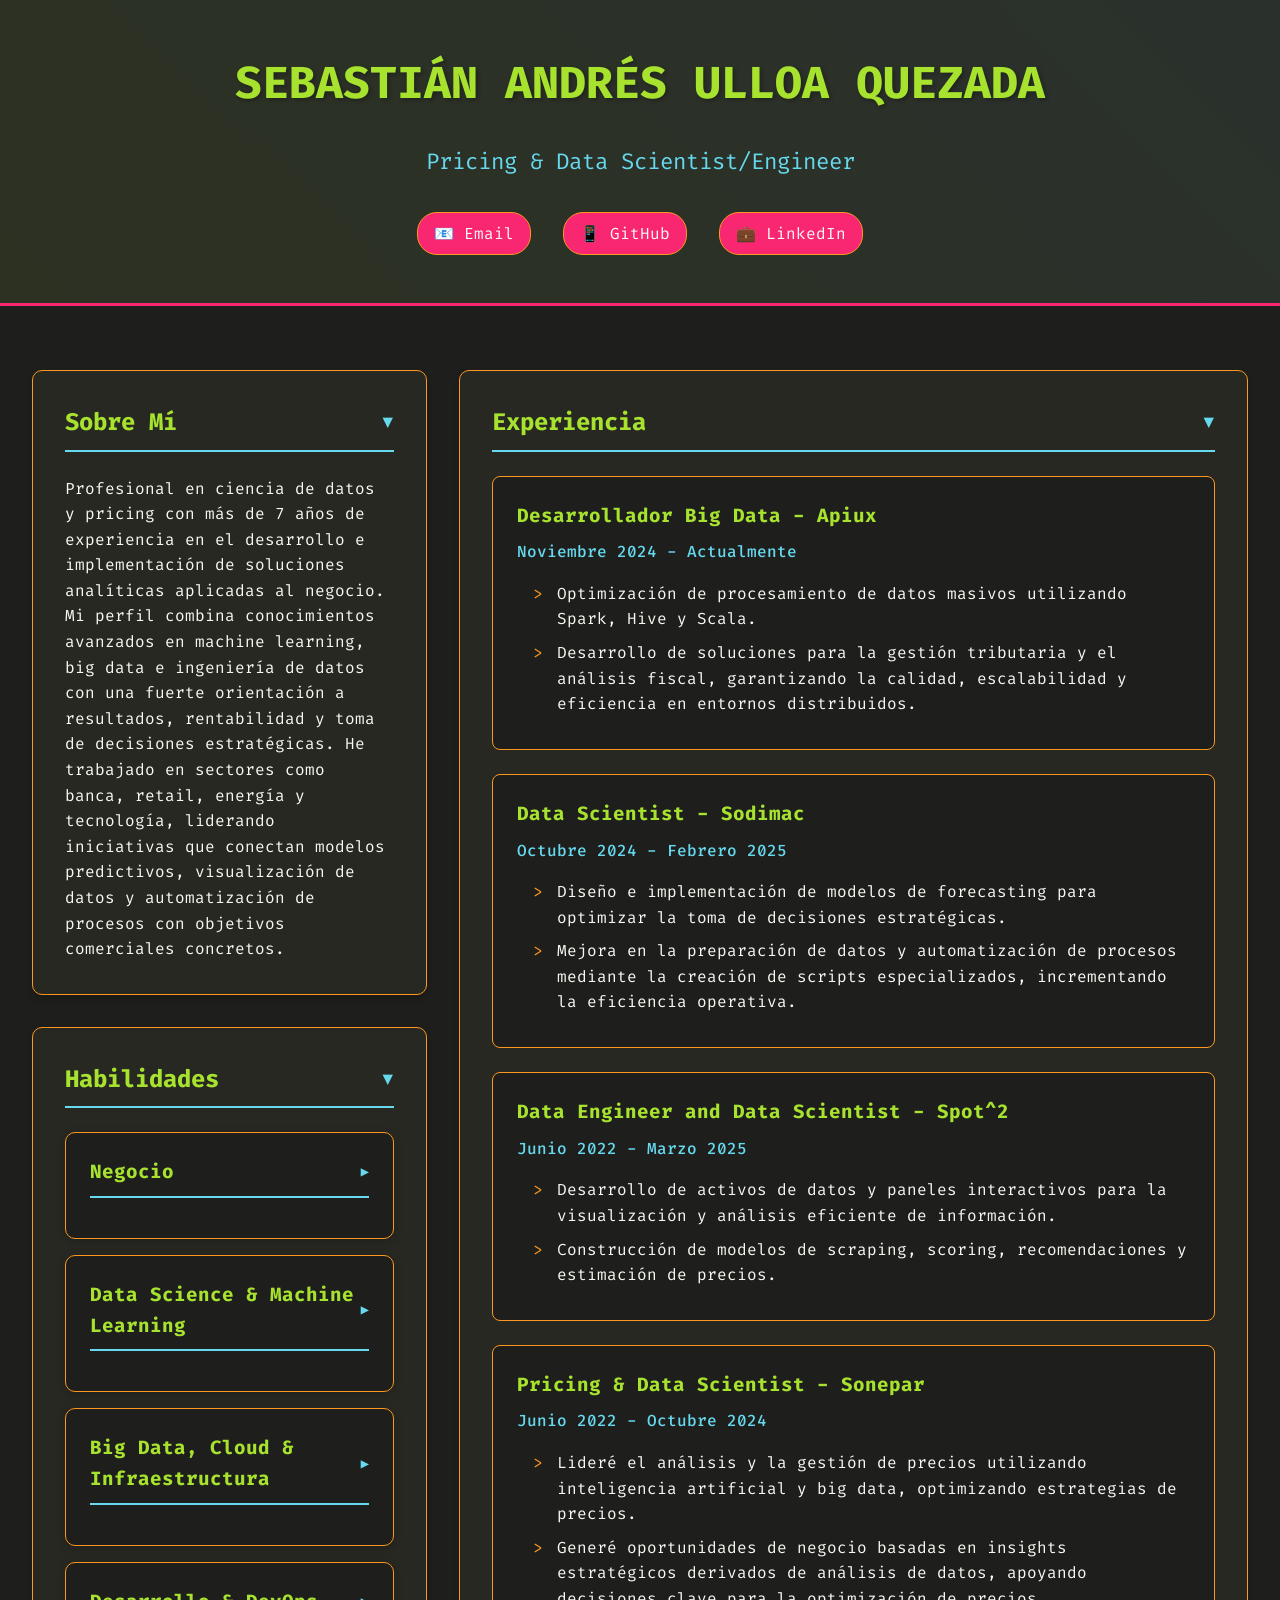
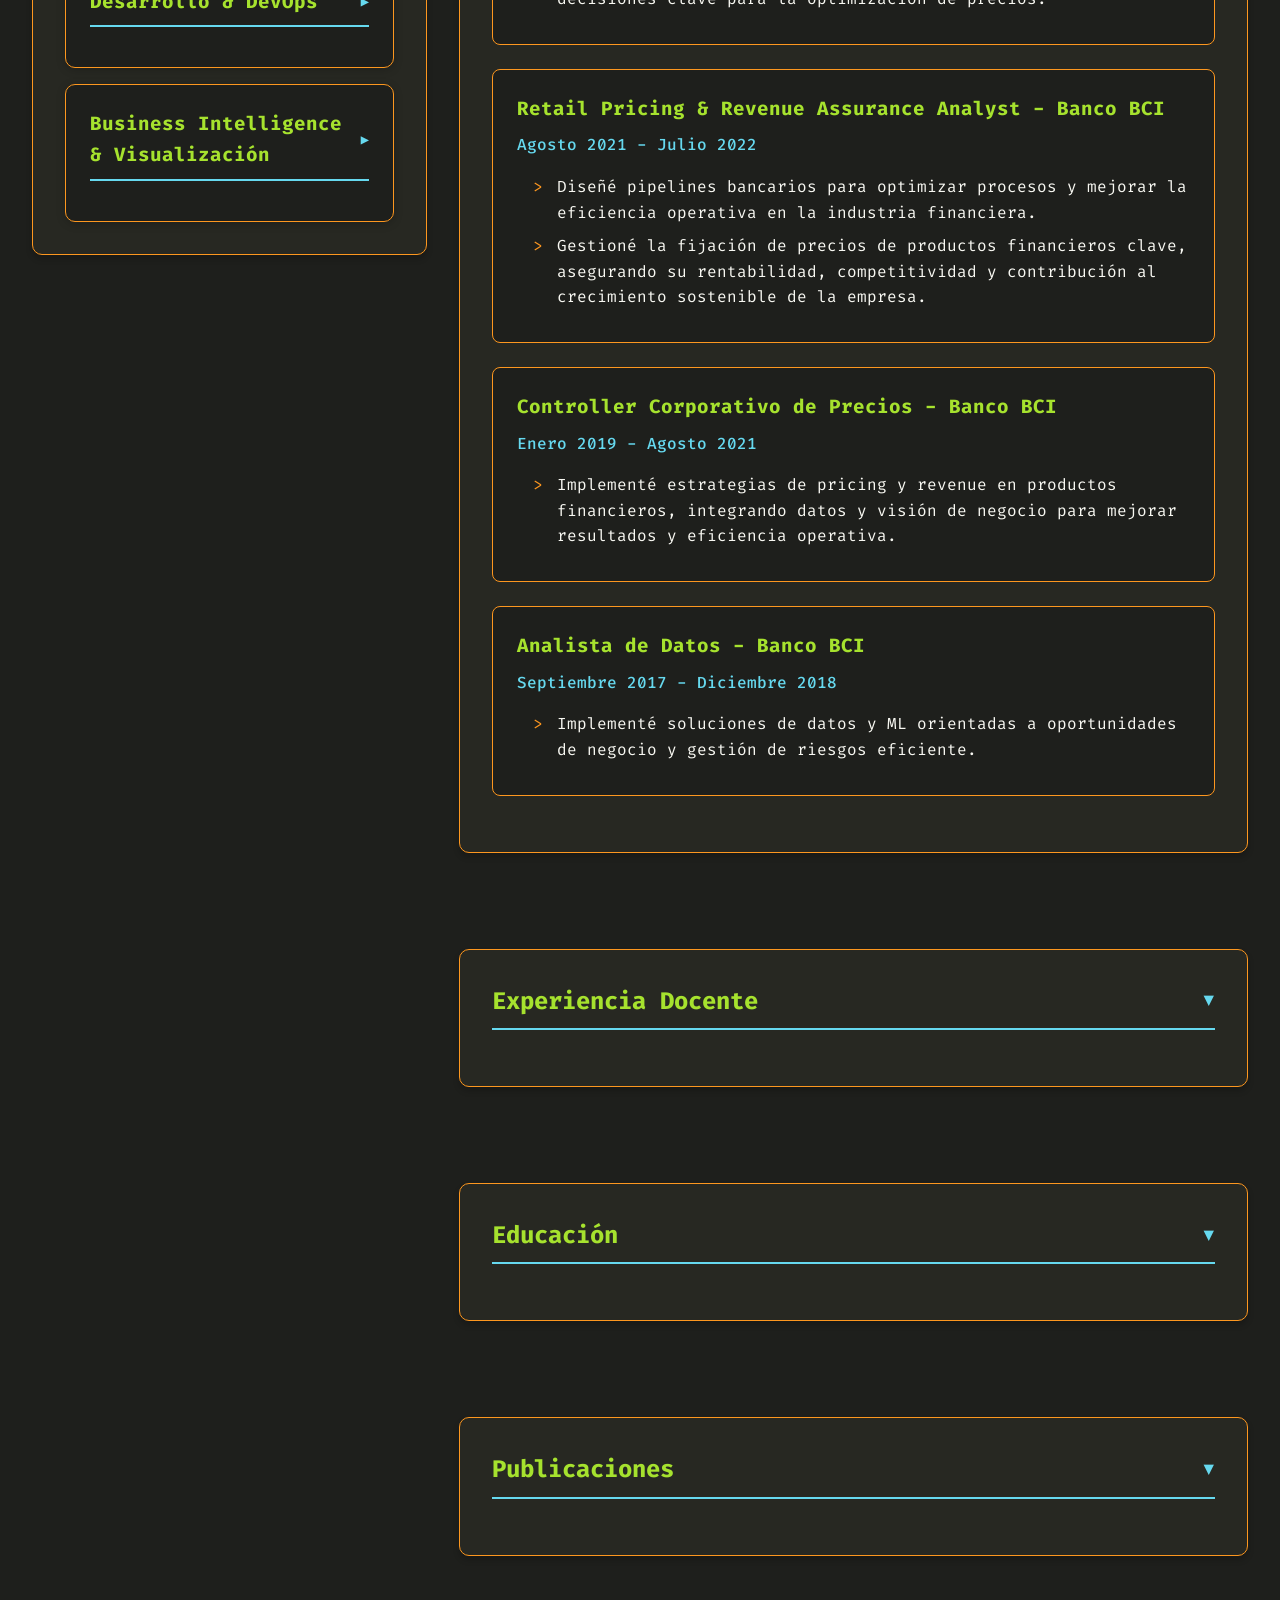
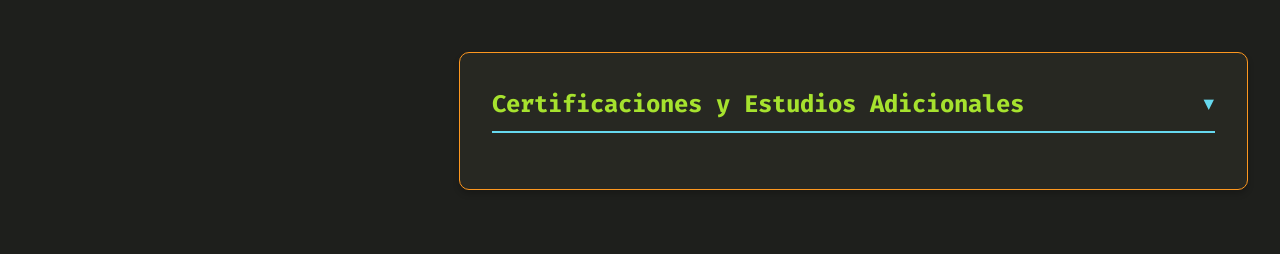
<file: index.html>
<!DOCTYPE html>
<html lang="es">
<head>
    <meta charset="UTF-8">
    <meta name="viewport" content="width=device-width, initial-scale=1.0">
    <title>Sebastian Ulloa - CV</title>
    <style>
        :root {
            --primary-color: #272822;
            --secondary-color: #f92672;
            --text-color: #f8f8f2;
            --light-bg: #1e1f1c;
            --dark-bg: #1e1f1c;
            --card-bg: #272822;
            --hover-color: #2d2e29;
            --accent-1: #a6e22e;
            --accent-2: #66d9ef;
            --accent-3: #fd971f;
        }

        * {
            margin: 0;
            padding: 0;
            box-sizing: border-box;
            font-family: 'Fira Code', 'Consolas', monospace;
        }

        body {
            line-height: 1.6;
            color: var(--text-color);
            background-color: var(--dark-bg);
        }

        .container {
            max-width: 1400px;
            margin: 0 auto;
            padding: 2rem;
            display: grid;
            grid-template-columns: 1fr 2fr;
            gap: 2rem;
        }

        .left-column {
            position: sticky;
            top: 2rem;
            height: fit-content;
        }

        .right-column {
            display: flex;
            flex-direction: column;
            gap: 2rem;
        }

        header {
            background: var(--primary-color);
            color: var(--text-color);
            padding: 3rem 0;
            text-align: center;
            position: relative;
            overflow: visible;
            border-bottom: 3px solid var(--secondary-color);
            z-index: 10;
        }

        header::before {
            content: '';
            position: absolute;
            top: 0;
            left: 0;
            right: 0;
            bottom: 0;
            background: linear-gradient(45deg, var(--accent-1), var(--accent-2));
            opacity: 0.05;
            z-index: 1;
        }

        h1 {
            font-size: 2.8rem;
            margin-bottom: 1.5rem;
            text-shadow: 2px 2px 4px rgba(0,0,0,0.3);
            color: var(--accent-1);
            position: relative;
            z-index: 2;
        }

        header p {
            font-size: 1.4rem;
            color: var(--accent-2);
            margin-bottom: 2rem;
            position: relative;
            z-index: 2;
        }

        .profile-img {
            width: 200px;
            height: 200px;
            border-radius: 50%;
            margin-bottom: 1rem;
            border: 5px solid var(--accent-2);
            transition: transform 0.3s ease;
            cursor: pointer;
            box-shadow: 0 0 20px rgba(102, 217, 239, 0.3);
        }

        .profile-img:hover {
            transform: scale(1.05);
            box-shadow: 0 0 30px rgba(102, 217, 239, 0.5);
        }

        .section {
            background: var(--card-bg);
            padding: 2rem;
            margin: 2rem 0;
            border-radius: 10px;
            box-shadow: 0 4px 6px rgba(0,0,0,0.2);
            transition: transform 0.3s ease, box-shadow 0.3s ease;
            cursor: pointer;
            border: 1px solid var(--accent-3);
            position: relative;
            z-index: 2;
        }

        .section:hover {
            transform: translateY(-5px);
            box-shadow: 0 6px 12px rgba(0,0,0,0.3);
            border-color: var(--accent-2);
        }

        h2 {
            color: var(--accent-1);
            margin-bottom: 1.5rem;
            border-bottom: 2px solid var(--accent-2);
            padding-bottom: 0.5rem;
            display: flex;
            justify-content: space-between;
            align-items: center;
            font-family: 'Fira Code', monospace;
        }

        h2::after {
            content: '▼';
            font-size: 0.8em;
            transition: transform 0.3s ease;
            color: var(--accent-2);
        }

        .section-content {
            max-height: 5000px;
            overflow: visible;
            transition: max-height 0.5s ease-out;
            position: relative;
            z-index: 1;
        }

        .section-content.collapsed {
            max-height: 0;
            overflow: hidden;
        }

        .skills-grid {
            display: flex;
            flex-direction: column;
            gap: 1rem;
        }

        .skill-category {
            background: var(--light-bg);
            padding: 1.5rem;
            border-radius: 10px;
            box-shadow: 0 2px 10px rgba(0,0,0,0.2);
            transition: transform 0.3s ease;
            cursor: pointer;
            border: 1px solid var(--accent-3);
            margin-bottom: 0;
        }

        .skill-category:hover {
            transform: scale(1.02);
            border-color: var(--accent-2);
        }

        .skill-category h3 {
            color: var(--accent-1);
            margin-bottom: 1rem;
            font-size: 1.2rem;
            border-bottom: 2px solid var(--accent-2);
            padding-bottom: 0.5rem;
            display: flex;
            justify-content: space-between;
            align-items: center;
        }

        .skill-category h3::after {
            content: '▼';
            font-size: 0.8em;
            transition: transform 0.3s ease;
            color: var(--accent-2);
        }

        .skill-category.collapsed h3::after {
            transform: rotate(-90deg);
        }

        .skill-category ul {
            list-style: none;
            padding: 0;
            max-height: 500px;
            overflow: hidden;
            transition: max-height 0.3s ease-out;
        }

        .skill-category.collapsed ul {
            max-height: 0;
        }

        .experience-item {
            background: var(--light-bg);
            padding: 1.5rem;
            border-radius: 8px;
            margin-bottom: 1.5rem;
            transition: all 0.3s ease;
            cursor: pointer;
            border: 1px solid var(--accent-3);
            display: block;
            width: 100%;
            position: relative;
            z-index: 1;
        }

        .section-content.collapsed .experience-item {
            opacity: 0;
            visibility: hidden;
        }

        .experience-item h3 {
            color: var(--accent-1);
            margin-bottom: 0.5rem;
            font-size: 1.2rem;
            display: block;
        }

        .experience-item p {
            color: var(--accent-2);
            margin-bottom: 1rem;
            font-weight: 500;
            display: block;
        }

        .experience-item ul {
            list-style: none;
            padding-left: 1rem;
            display: block;
        }

        .experience-item li {
            margin-bottom: 0.5rem;
            position: relative;
            padding-left: 1.5rem;
            display: block;
        }

        .experience-item li:before {
            content: ">";
            color: var(--accent-3);
            position: absolute;
            left: 0;
        }

        .experience-item:hover {
            transform: translateX(5px);
            background: var(--hover-color);
            border-color: var(--accent-2);
        }

        .contact-info {
            display: flex;
            justify-content: center;
            gap: 2rem;
            margin-top: 1rem;
            position: relative;
            z-index: 10;
        }

        .contact-info a {
            color: var(--text-color);
            text-decoration: none;
            transition: all 0.3s ease;
            padding: 0.5rem 1rem;
            border-radius: 20px;
            background: var(--secondary-color);
            border: 1px solid var(--accent-3);
            position: relative;
            z-index: 10;
            pointer-events: auto;
            cursor: pointer;
            display: inline-block;
        }

        .contact-info a:hover {
            transform: translateY(-3px);
            box-shadow: 0 4px 8px rgba(0,0,0,0.2);
            background: var(--accent-2);
            border-color: var(--accent-2);
        }

        .education-item {
            margin-bottom: 1.5rem;
        }

        .education-item h3 {
            color: var(--accent-1);
            margin-bottom: 0.5rem;
        }

        .certification-item {
            margin-bottom: 1rem;
        }

        .publication-item {
            margin-bottom: 2rem;
            padding: 1rem;
            background: var(--light-bg);
            border-radius: 8px;
            transition: transform 0.3s ease;
            border: 1px solid var(--accent-3);
        }

        .publication-item:hover {
            transform: translateY(-2px);
            border-color: var(--accent-2);
        }

        .publication-item h3 {
            color: var(--accent-1);
            margin-bottom: 0.5rem;
            font-size: 1.1rem;
        }

        .publication-item p {
            color: var(--accent-2);
            margin-bottom: 0.5rem;
            font-weight: 500;
        }

        .publication-item a {
            color: var(--accent-2);
            text-decoration: none;
            display: inline-block;
            padding: 0.3rem 0.8rem;
            border: 1px solid var(--accent-2);
            border-radius: 4px;
            transition: all 0.3s ease;
        }

        .publication-item a:hover {
            background: var(--accent-2);
            color: var(--primary-color);
        }

        .teaching-item {
            margin-bottom: 2rem;
            padding: 1.5rem;
            background: var(--light-bg);
            border-radius: 8px;
            transition: transform 0.3s ease;
            border-left: 4px solid var(--accent-2);
        }

        .teaching-item:hover {
            transform: translateX(5px);
            border-left-color: var(--accent-1);
        }

        .teaching-item h3 {
            color: var(--accent-1);
            margin-bottom: 0.5rem;
            font-size: 1.2rem;
        }

        .teaching-item p {
            color: var(--text-color);
            margin-bottom: 0.3rem;
        }

        .teaching-item p:last-child {
            color: var(--accent-2);
            font-weight: 500;
        }

        @media (max-width: 1024px) {
            .container {
                grid-template-columns: 1fr;
            }

            .left-column {
                position: static;
            }
        }
    </style>
    <link href="https://fonts.googleapis.com/css2?family=Fira+Code:wght@400;500;600&display=swap" rel="stylesheet">
</head>
<body>
    <header>
        <h1>SEBASTIÁN ANDRÉS ULLOA QUEZADA</h1>
        <p>Pricing & Data Scientist/Engineer</p>
        <div class="contact-info">
            <a href="mailto:sulloa@sght.cl">📧 Email</a>
            <a href="https://github.com/sightes">📱 GitHub</a>
            <a href="https://linkedin.com/in/sightes">💼 LinkedIn</a>
        </div>
    </header>

    <div class="container">
        <div class="left-column">
            <section class="section">
                <h2>Sobre Mí</h2>
                <div class="section-content">
                    <p>Profesional en ciencia de datos y pricing con más de 7 años de experiencia en el desarrollo e implementación de soluciones analíticas aplicadas al negocio. Mi perfil combina conocimientos avanzados en machine learning, big data e ingeniería de datos con una fuerte orientación a resultados, rentabilidad y toma de decisiones estratégicas. He trabajado en sectores como banca, retail, energía y tecnología, liderando iniciativas que conectan modelos predictivos, visualización de datos y automatización de procesos con objetivos comerciales concretos.</p>
                </div>
            </section>

            <section class="section">
                <h2>Habilidades</h2>
                <div class="section-content">
                    <div class="skills-grid">
                        <div class="skill-category collapsed">
                            <h3>Negocio</h3>
                            <ul>
                                <li>Estrategia de pricing</li>
                                <li>Revenue management</li>
                                <li>Optimización de márgenes y rentabilidad</li>
                                <li>Gestión de portafolio de productos</li>
                                <li>Benchmarking de precios</li>
                                <li>Análisis competitivo</li>
                                <li>Inteligencia comercial</li>
                                <li>Insights de negocio</li>
                                <li>Toma de decisiones basada en datos</li>
                            </ul>
                        </div>
                        <div class="skill-category collapsed">
                            <h3>Data Science & Machine Learning</h3>
                            <ul>
                                <li>Modelado predictivo</li>
                                <li>Machine learning supervisado/no supervisado</li>
                                <li>Forecasting</li>
                                <li>Feature engineering</li>
                                <li>Validación de modelos</li>
                                <li>Clustering</li>
                                <li>Recomendación</li>
                                <li>Scoring</li>
                                <li>Automatización de pipelines</li>
                                <li>Segmentación</li>
                            </ul>
                        </div>
                        <div class="skill-category collapsed">
                            <h3>Big Data, Cloud & Infraestructura</h3>
                            <ul>
                                <li>Procesamiento de datos masivos</li>
                                <li>Apache Spark</li>
                                <li>Hadoop</li>
                                <li>Hive</li>
                                <li>ETL</li>
                                <li>Optimización de consultas</li>
                                <li>Bases de datos distribuidas</li>
                                <li>Arquitecturas en la nube</li>
                                <li>Cloud computing (AWS, GCP)</li>
                                <li>Docker</li>
                                <li>CI/CD</li>
                            </ul>
                        </div>
                        <div class="skill-category collapsed">
                            <h3>Desarrollo & DevOps</h3>
                            <ul>
                                <li>Python</li>
                                <li>Matlab</li>
                                <li>R</li>
                                <li>JavaScript</li>
                                <li>APIs REST</li>
                                <li>Git</li>
                                <li>GitHub</li>
                            </ul>
                        </div>
                        <div class="skill-category collapsed">
                            <h3>Business Intelligence & Visualización</h3>
                            <ul>
                                <li>Power BI</li>
                                <li>Tableau</li>
                                <li>Dash</li>
                                <li>Looker</li>
                                <li>Visualización de datos</li>
                                <li>Storytelling con datos</li>
                                <li>KPIs</li>
                                <li>Dashboards interactivos</li>
                                <li>Análisis exploratorio</li>
                            </ul>
                        </div>
                    </div>
                </div>
            </section>
        </div>

        <div class="right-column">
            <section class="section">
                <h2>Experiencia</h2>
                <div class="section-content">
                    <div class="experience-item">
                        <h3>Desarrollador Big Data - Apiux</h3>
                        <p>Noviembre 2024 - Actualmente</p>
                        <ul>
                            <li>Optimización de procesamiento de datos masivos utilizando Spark, Hive y Scala.</li>
                            <li>Desarrollo de soluciones para la gestión tributaria y el análisis fiscal, garantizando la calidad, escalabilidad y eficiencia en entornos distribuidos.</li>
                        </ul>
                    </div>
                    <div class="experience-item">
                        <h3>Data Scientist - Sodimac</h3>
                        <p>Octubre 2024 - Febrero 2025</p>
                        <ul>
                            <li>Diseño e implementación de modelos de forecasting para optimizar la toma de decisiones estratégicas.</li>
                            <li>Mejora en la preparación de datos y automatización de procesos mediante la creación de scripts especializados, incrementando la eficiencia operativa.</li>
                        </ul>
                    </div>
                    <div class="experience-item">
                        <h3>Data Engineer and Data Scientist - Spot^2</h3>
                        <p>Junio 2022 - Marzo 2025</p>
                        <ul>
                            <li>Desarrollo de activos de datos y paneles interactivos para la visualización y análisis eficiente de información.</li>
                            <li>Construcción de modelos de scraping, scoring, recomendaciones y estimación de precios.</li>
                        </ul>
                    </div>
                    <div class="experience-item">
                        <h3>Pricing & Data Scientist - Sonepar</h3>
                        <p>Junio 2022 - Octubre 2024</p>
                        <ul>
                            <li>Lideré el análisis y la gestión de precios utilizando inteligencia artificial y big data, optimizando estrategias de precios.</li>
                            <li>Generé oportunidades de negocio basadas en insights estratégicos derivados de análisis de datos, apoyando decisiones clave para la optimización de precios.</li>
                        </ul>
                    </div>
                    <div class="experience-item">
                        <h3>Retail Pricing & Revenue Assurance Analyst - Banco BCI</h3>
                        <p>Agosto 2021 - Julio 2022</p>
                        <ul>
                            <li>Diseñé pipelines bancarios para optimizar procesos y mejorar la eficiencia operativa en la industria financiera.</li>
                            <li>Gestioné la fijación de precios de productos financieros clave, asegurando su rentabilidad, competitividad y contribución al crecimiento sostenible de la empresa.</li>
                        </ul>
                    </div>
                    <div class="experience-item">
                        <h3>Controller Corporativo de Precios - Banco BCI</h3>
                        <p>Enero 2019 - Agosto 2021</p>
                        <ul>
                            <li>Implementé estrategias de pricing y revenue en productos financieros, integrando datos y visión de negocio para mejorar resultados y eficiencia operativa.</li>
                        </ul>
                    </div>
                    <div class="experience-item">
                        <h3>Analista de Datos - Banco BCI</h3>
                        <p>Septiembre 2017 - Diciembre 2018</p>
                        <ul>
                            <li>Implementé soluciones de datos y ML orientadas a oportunidades de negocio y gestión de riesgos eficiente.</li>
                        </ul>
                    </div>
                </div>
            </section>

            <section class="section">
                <h2>Experiencia Docente</h2>
                <div class="section-content collapsed">
                    <div class="teaching-item">
                        <h3>Desafío LATAM, Chile</h3>
                        <p>Tutor Carrera Datascience</p>
                        <p>Agosto 2022 - Presente</p>
                    </div>
                    <div class="teaching-item">
                        <h3>Universidad Bernardo O'Higgins</h3>
                        <p>Docente Curso Redes Neuronales y Curso BigData</p>
                        <p>Mayo 2022 - Marzo 2024</p>
                    </div>
                    <div class="teaching-item">
                        <h3>Coderhouse, Argentina</h3>
                        <p>Profesor Curso Data Sciences y Curso SQL</p>
                        <p>Enero 2021 - Abril 2024</p>
                    </div>
                    <div class="teaching-item">
                        <h3>Inacap Sede Ñuñoa (Ex Pérez Rosales), Ñuñoa</h3>
                        <p>Docente Escuela de Ingeniería</p>
                        <p>Marzo 2019 - Agosto 2022</p>
                    </div>
                    <div class="teaching-item">
                        <h3>Instituto Profesional Duoc UC, Puente Alto</h3>
                        <p>Docente Escuela de Ingeniería</p>
                        <p>Marzo 2015 - Diciembre 2017</p>
                    </div>
                </div>
            </section>

            <section class="section">
                <h2>Educación</h2>
                <div class="section-content collapsed">
                    <div class="education-item">
                        <h3>Master en Modelos Avanzados y BigData</h3>
                        <p>Universidad Bernardo O'Higgins, Santiago - Cursando</p>
                    </div>
                    <div class="education-item">
                        <h3>Candidato a Doctor en Ingeniería Eléctrica</h3>
                        <p>Universidad de Chile, Santiago - Diciembre 2017</p>
                    </div>
                    <div class="education-item">
                        <h3>Master en Ingeniería</h3>
                        <p>Universidad de la Frontera, Temuco - Agosto 2010</p>
                    </div>
                    <div class="education-item">
                        <h3>Ingeniero Civil Electrónico</h3>
                        <p>Universidad de la Frontera, Temuco - Marzo 2010</p>
                    </div>
                </div>
            </section>

            <section class="section">
                <h2>Publicaciones</h2>
                <div class="section-content collapsed">
                    <div class="publication-item">
                        <h3>Sleep-Spindle Identification on EEG Signals from Polysomnographic Recordings using Correntropy</h3>
                        <p>EMBC'16</p>
                        <a href="https://ieeexplore.ieee.org/document/7591540" target="_blank">Ver publicación</a>
                    </div>
                    <div class="publication-item">
                        <h3>Comparison of artificial neural networks and support vector machines for feature selection in electrogastrography signal processing</h3>
                        <p>EMBC'10</p>
                        <a href="https://ieeexplore.ieee.org/document/5626362?arnumber=5626362" target="_blank">Ver publicación</a>
                    </div>
                    <div class="publication-item">
                        <h3>Recognition of Nausea Patterns by Multichannel Electrogastrography</h3>
                        <p>2020</p>
                        <a href="https://link.springer.com/chapter/10.1007/978-3-030-38021-2_5" target="_blank">Ver publicación</a>
                    </div>
                </div>
            </section>

            <section class="section">
                <h2>Certificaciones y Estudios Adicionales</h2>
                <div class="section-content collapsed">
                    <div class="certification-item">
                        <h3>Técnicas de construcción de una API REST mediante lenguaje de programación</h3>
                        <p>Sence/Tecnia (1238028806)</p>
                    </div>
                    <div class="certification-item">
                        <h3>Conceptos avanzados de la programación en Python</h3>
                        <p>Sence/Tecnia (1238022861)</p>
                    </div>
                    <div class="certification-item">
                        <h3>Diplomado en Educación Vocacional</h3>
                        <p>Instituto Profesional Duoc UC</p>
                    </div>
                    <div class="certification-item">
                        <h3>Diplomado en Diseño Instruccional</h3>
                        <p>Instituto Profesional Duoc UC</p>
                    </div>
                </div>
            </section>
        </div>
    </div>

    <script>
        document.querySelectorAll('.section').forEach(section => {
            section.addEventListener('click', (e) => {
                if (e.target.tagName !== 'A' && 
                    !e.target.closest('.skill-category') && 
                    !e.target.closest('a') && 
                    !e.target.closest('header') &&
                    !e.target.closest('.contact-info')) {
                    const content = section.querySelector('.section-content');
                    content.classList.toggle('collapsed');
                }
            });
        });

        document.querySelectorAll('.skill-category').forEach(category => {
            category.addEventListener('click', (e) => {
                if (e.target.tagName !== 'A' && !e.target.closest('a')) {
                    e.stopPropagation();
                    category.classList.toggle('collapsed');
                }
            });
        });

        // Prevenir que los clics en el header afecten a las secciones
        document.querySelector('header').addEventListener('click', (e) => {
            e.stopPropagation();
        });
    </script>
</body>
</html>
</file>
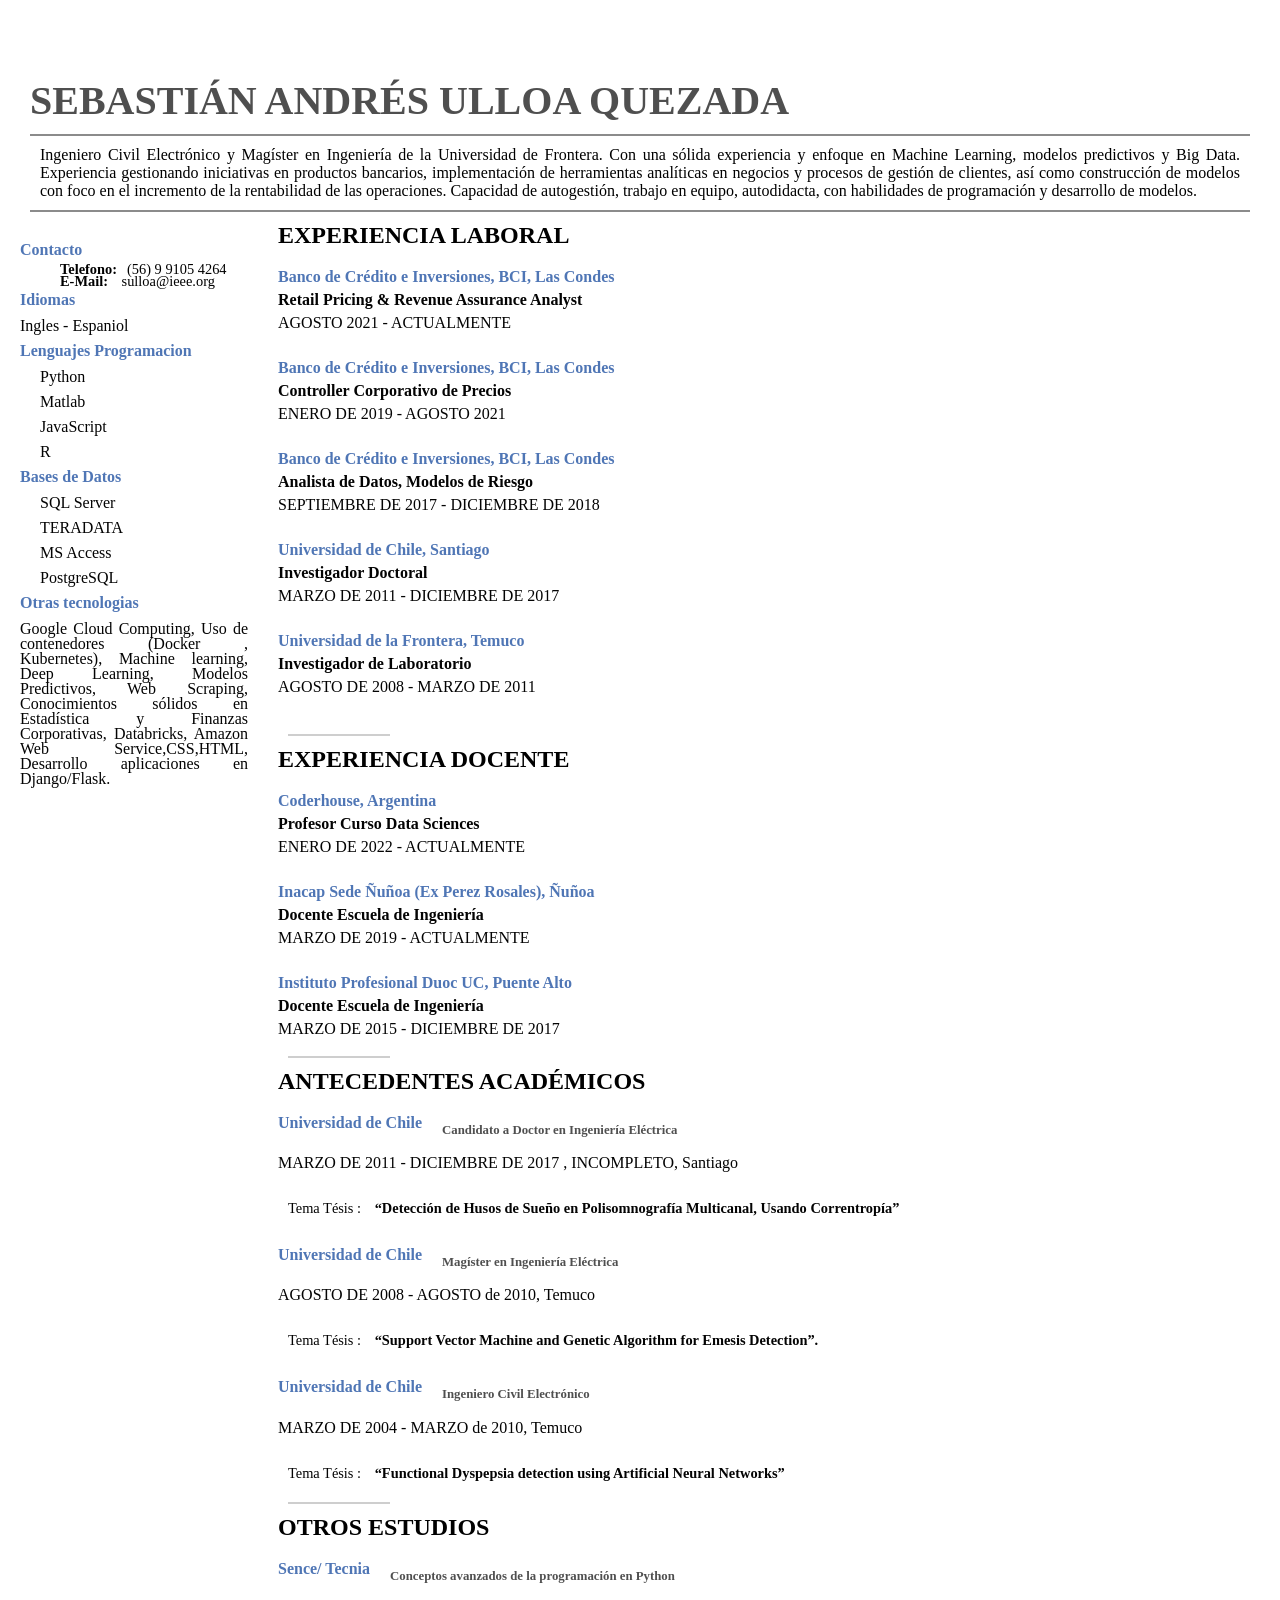
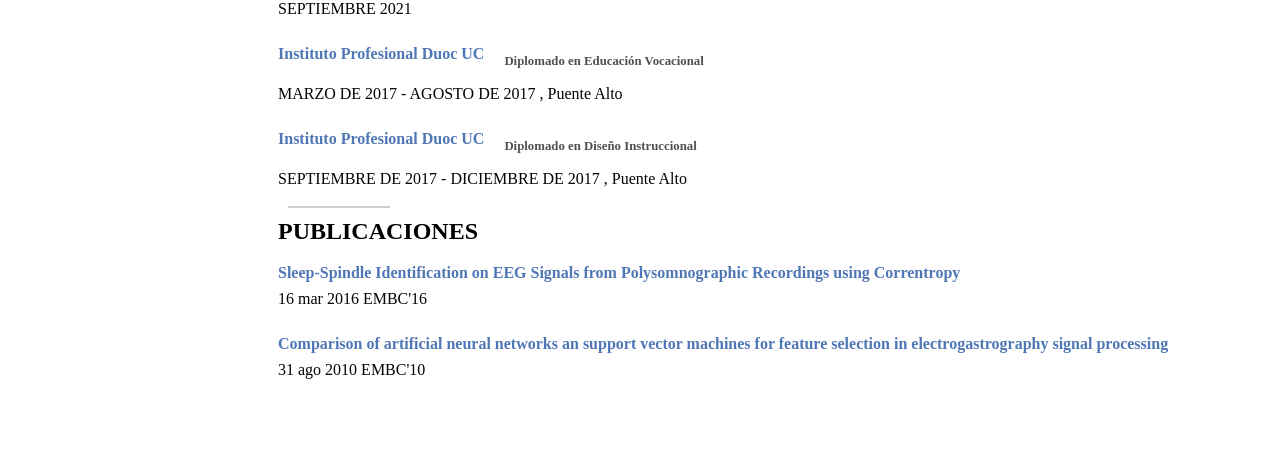
<file: CV.html>
<!DOCTYPE html>
<html>
<head>
    <link rel="stylesheet" type="text/css" href="CV.css"></link>
</head>
<body>


<div  class="nombre"><br>SEBASTIÁN ANDRÉS ULLOA QUEZADA</div>
<div class="perfil">
    <p>Ingeniero Civil Electrónico y Magíster en Ingeniería de la Universidad de Frontera. Con una sólida experiencia y enfoque en Machine Learning, modelos predictivos y Big Data.
        Experiencia gestionando iniciativas en productos bancarios, implementación de herramientas analíticas en negocios y procesos de gestión de clientes, así como construcción de modelos con foco en el incremento de la rentabilidad de las operaciones. Capacidad de autogestión, trabajo en equipo, autodidacta, con habilidades de programación y desarrollo de modelos.
    </p>
</div>

<div class="menu">
    <div class="item">
        <div class="institucion">Contacto</div>
        <div class="datos"><ul>
            <li><strong>Telefono:</strong>(56) 9 9105 4264</li>
            <li><strong>E-Mail:</strong> sulloa@ieee.org</li>
        </ul>
            </div>
        <div class="institucion">Idiomas</div>
        <div class="periodo">Ingles - Espaniol</div>
        <div class="institucion">Lenguajes Programacion</div>
        <div class="periodo">
            <ul>
                <li>Python</li>
                <li>Matlab</li>
                <li>JavaScript</li>
                <li>R</li>
            </ul>
        </div>
        <div class="institucion">Bases de Datos</div>
        <div class="periodo">
            <ul>
                <li>SQL Server</li>
                <li>TERADATA</li>
                <li>MS Access</li>
                <li>PostgreSQL</li>
            </ul>
        </div>
        <div class="institucion">Otras tecnologias</div>
        <div class="periodo">Google Cloud Computing, Uso de contenedores (Docker , Kubernetes), Machine learning, Deep Learning, Modelos Predictivos, Web Scraping, Conocimientos sólidos en Estadística y Finanzas Corporativas, Databricks, Amazon Web Service,CSS,HTML, Desarrollo aplicaciones en Django/Flask.</div>
        
    </div> 
     </div>

<div class="contenido">

    <div class="subtitulo">EXPERIENCIA LABORAL</div>
    <div class="item">
        <div class="institucion">Banco de Crédito e Inversiones, BCI, Las Condes</div>
        <div class="cargo">Retail Pricing & Revenue Assurance Analyst</div>
        <div class="periodo">AGOSTO 2021 - ACTUALMENTE</div>
        <div class="detalle-no">Identificación de oportunidades y mejorar la rentabilidad del banco y sus productos, así como participar de las iniciativas de innovación que se generan dentro de banco retail. Encargado en iniciativas de Avance en Cuotas, apoyo en los modelos de gestión de clientes depósitos a plazo y análisis/fijación de precios hipotecarios.
    </div> </div>
    <div class="item">
        <div class="institucion">Banco de Crédito e Inversiones, BCI, Las Condes</div>
        <div class="cargo">Controller Corporativo de Precios</div>
        <div class="periodo">ENERO DE 2019 - AGOSTO 2021</div>
        <div class="detalle-no">Análisis y Control de precios en productos financieros, área de Pricing gerencia segmentos, generando propuestas y acciones mediante el uso de técnicas estadísticas y ciencia de datos. Monitoreo y control productos bancarios, fijación precios productos hipotecarios y depósito a plazos.
    </div> </div> 
    <div class="item">
        <div class="institucion">Banco de Crédito e Inversiones, BCI, Las Condes</div>
        <div class="cargo">Analista de Datos, Modelos de Riesgo</div>
        <div class="periodo">SEPTIEMBRE DE 2017 - DICIEMBRE DE 2018</div>
        <div class="detalle-no">Analista de modelos de riesgo (Externo) para la subgerencia de riesgo y desarrollo de modelos, específicamente mis funciones fueron el desarrollo de modelos de segmentación de saldos vista, tarjetas de crédito y líneas de sobregiro.</div> 
   </div>

   <div class="item">
      <div class="institucion">Universidad de Chile, Santiago</div>
      <div class="cargo">Investigador Doctoral</div>
      <div class="periodo">MARZO DE 2011 - DICIEMBRE DE 2017</div>
      <div class="detalle-no">Investigador doctoral para el laboratorio de inteligencia computacional, desarrollo proyecto de detección de husos de sueño en polisomnografía multicanal, mediante correntropia y machine learning.</div> 
   </div>

   <div class="item">
    <div class="institucion">Universidad de la Frontera, Temuco</div>
    <div class="cargo">Investigador de Laboratorio</div>
    <div class="periodo">AGOSTO DE 2008 - MARZO DE 2011</div>
    <div class="detalle-no">Investigador y profesor auxiliar para la escuela de ingeniería eléctrica. Mi  investigación  estuvo relacionada al análisis de electrogastrogramas para la predicción de la emesis en pacientes en postoperatorio, empleando técnicas de inteligencia artificial, máquinas de soporte vectorial y algoritmos genéticos.
    </div> 
 </div>

 <div class="item-no">
    <div class="institucion">DIIT Chile, Temuco</div>
    <div class="cargo">Ingeniero de Soporte - Práctica Profesional</div>
    <div class="periodo">ENERO DE 2010 - MARZO DE 2010</div>
    <div class="detalle-no">Práctica profesional, período en el cual me desempeñe como ingeniero de sistemas, con foco en el mantenimiento y upgrade de los sistemas informáticos para distintas sedes Consalud en la región metropolitana.
    </div> 
 </div>

 <div class="item-no">
    <div class="institucion">CCU Chile, Temuco</div>
    <div class="cargo">Ingeniero de Suministros - Práctica Industrial</div>
    <div class="periodo">ENERO DE 2009 - MARZO DE 2009</div>
    <div class="detalle-no">Práctica Profesional, realicé tareas de soporte , mantenimiento y planificación en sistema de controladores lógicos programables para el área de suministros, CCU planta temuco.
    </div> 
 </div>
<hr>
<div class="subtitulo">EXPERIENCIA DOCENTE</div>

<div class="item">
    <div class="institucion">Coderhouse, Argentina</div>
    <div class="cargo">Profesor Curso Data Sciences</div>
    <div class="periodo">ENERO DE 2022 - ACTUALMENTE</div>
    <div class="detalle-no">Profesor Curso Ciencia de Datos Coderhouse, en este curso aprenderás la teoría y consideraciones técnicas para la construcción de modelos de Machine Learning que solucionen problemas reales en diversas industrias de manera predictiva.
    </div> 
 </div>

 <div class="item">
    <div class="institucion">Inacap Sede Ñuñoa (Ex Perez Rosales), Ñuñoa</div>
    <div class="cargo">Docente Escuela de Ingeniería</div>
    <div class="periodo">MARZO DE 2019 - ACTUALMENTE</div>
    <div class="detalle-no">Docente de Ingeniería, para las carrera de ingeniería industrial e ingeniería informática, Inacap sede Vicente Pérez Rosales. Dicto Ramos :  
        Investigación de Operaciones, Trabajo de Título, Probabilidad y Estadística, Inteligencia de Negocios, Programación Orientada a Objetos, Sistemas Operativos, Fundamentos de Hardware, Programación Front-End.        
    </div> 
 </div>

 <div class="item">
    <div class="institucion">Instituto Profesional Duoc UC, Puente Alto</div>
    <div class="cargo">Docente Escuela de Ingeniería</div>
    <div class="periodo">MARZO DE 2015 - DICIEMBRE DE 2017</div>
    <div class="detalle-no">Docente escuela de ingeniería eléctrica me desempeñe como docente para las carreras de técnico en electricidad y automatización industrial, así como también para la carrera de Ingeniería en electricidad y automatización industrial:
        Calibracion de Sensores e Instrumentos, Evaluación de Proyectos, Introducción a la computación orientada a la manufactura, Introducción a la Ingeniería                 
    </div> 
 </div>

 <hr>
 <div class="subtitulo">ANTECEDENTES ACADÉMICOS</div>

 <div class="item">
    <div class="combine">
        <span class="institucion">Universidad de Chile</span>
        <span class='grado'>Candidato a Doctor en Ingeniería Eléctrica</span>
        </div> 
    <div class="periodo">MARZO DE 2011 - DICIEMBRE DE 2017 , INCOMPLETO, Santiago</div>
    <div class="detalle-no">Estudiante e Investigador Doctoral, programa de Doctorado en Ingeniería eléctrica.</div> 
    <div class="combine">
        <div class="detalle">Tema Tésis :
        <strong>“Detección de Husos de Sueño en Polisomnografía Multicanal, Usando Correntropía”</strong></div>
</div></div>

<div class="item">
    <div class="combine">
        <span class="institucion">Universidad de Chile</span>
        <span class='grado'>Magíster en Ingeniería Eléctrica</span>
        </div> 
    <div class="periodo">AGOSTO DE 2008 - AGOSTO de 2010, Temuco</div>
    <div class="detalle-no">Máster en ingeniería, enfocado al trabajo en inteligencia computacional, redes neuronales, máquinas de soporte vectorial  y algoritmos genéticos.</div> 
    <div class="combine">
        <div class="detalle">Tema Tésis :
        <strong>“Support Vector Machine and Genetic Algorithm for Emesis Detection”.</strong></div>
</div></div>

<div class="item">
    <div class="combine">
        <span class="institucion">Universidad de Chile</span>
        <span class='grado'>Ingeniero Civil Electrónico</span>
        </div> 
    <div class="periodo">MARZO DE 2004 - MARZO de 2010, Temuco</div>
    <div class="detalle-no">Con enfoque en redes neuronales, inteligencia artificial y modelos predictivos sobre señales biomédicas.
    </div> 
    <div class="combine">
        <div class="detalle">Tema Tésis :
        <strong>“Functional Dyspepsia detection using Artificial Neural Networks”
        </strong></div>
</div></div>
<hr>
<div class="subtitulo">OTROS ESTUDIOS</div>
<div class="item">
    <div class="combine">
        <span class="institucion">Sence/ Tecnia</span>
        <span class='grado'>Conceptos avanzados de la programación en Python</span>
        </div> 
    <div class="periodo">SEPTIEMBRE 2021</div>
    <div class="detalle-no">Curso orientado a la certificación profesional en Python. Programación orientada a objetos.
    </div> 
    </div>

    <div class="item">
        <div class="combine">
            <span class="institucion">Instituto Profesional Duoc UC</span>
            <span class='grado'>Diplomado en Educación Vocacional</span>
            </div> 
        <div class="periodo">MARZO DE 2017 - AGOSTO DE 2017 , Puente Alto
        </div>
        <div class="detalle-no">Este diplomado busca desarrollar de mejor manera los procesos reflexivos de los docentes acerca de su práctica educativa y de cómo se pueden llevar a cabo procesos de enseñanza-aprendizaje cada vez más efectivos. 
        </div> 
        </div>


<div class="item">
            <div class="combine">
                <span class="institucion">Instituto Profesional Duoc UC</span>
                <span class='grado'>Diplomado en Diseño Instruccional</span>
                </div> 
            <div class="periodo">SEPTIEMBRE DE 2017 - DICIEMBRE DE 2017 , Puente Alto
            </div>
            <div class="detalle-no">El Diplomado de Diseño Instruccional proporciona herramientas a los docentes para el diseño de maletas didácticas (PIA, ET, PDA. PORTAFOLIO), las cuales sustentan y orientan el proceso de enseñanza aprendizaje que declara Duoc en su modelo educativo. 
            </div> 
            </div>

<hr>            
<div class="subtitulo">PUBLICACIONES</div>

<div class="item">
    <div class="institucion">Sleep-Spindle Identification on EEG Signals from Polysomnographic Recordings using Correntropy</div>
    <div class="periodo">16 mar 2016  EMBC'16</div>
    <div class="detalle-no">“Sleep spindles (SSs) are characteristic electroencephalographic (EEG) waveforms of sleep stages N2 and N3. One of the main problems associated with SS detection is the high number of false positives. In this paper we propose a new periodogram based on correntropy to detect SSs and enhance their characterization.”
    </div> 
 </div>

 <div class="item">
    <div class="institucion">Comparison of artificial neural networks an support vector machines for feature selection in electrogastrography signal processing</div>
    <div class="periodo">31 ago 2010 EMBC'10</div>
    <div class="detalle-no">“The paper describes a feature selection process applied to electrogastrogram (EGG) processing. The data set is formed by 42 EGG records from functional dyspeptic (FD) patients and 22 from healthy controls. A wrapper configuration classifier was implemented to discriminate between both classes. The aim of this work is to compare artificial neural networks (ANN) and support vector machines (SVM) when acting as fitness functions of a genetic algorithm (GA) that performs a feature selection process over some features extracted from the EGG signals.”
    </div> 
 </div>

</div></div>
</body>
</html>
</file>
<file: CV.css>
*{
    margin: 10px;
    padding:0px;
    text-align: justify;
    font-family: 'calibri';
    
}

.datos{
       font-size:  0.9em;
       position:static;
       text-justify: auto;
       line-height: 2px;
       }

ul li::marker {
        color: white;
        text-align: left;
      }

.nombre {
    margin-top: 20px;
    font-size:   2.5em;
    font-weight: 700;
    color: rgba(0, 0, 0, 0.69);
    
}

.perfil{
    border-top:2px solid rgba(0, 0, 0, 0.453);
    font-size:   1em;
    text-align: justify;
    border-bottom:2px solid rgba(0, 0, 0, 0.453);
}


.subtitulo{
    font-size:   1.5em;;
    margin-bottom: 5px;
    font-weight: 700;
    margin-left: 0px;
    margin-top: 0px;
    color: rgba(0, 0, 0, 1);
}

.institucion{    
    font-size:   1em;
    line-height: 1em;
    font-weight: 700;
    margin-left: 0px;
            margin-top: 0px;
    color: rgba(0, 57, 148, 0.69);}

.cargo{    
        font-size: 1em;
        line-height: 10px;
        padding-top: 0px;
        font-weight: 700;
        margin-left: 0px;
        margin-top: 0px;
        color: rgb(3, 3, 3);}

.periodo{    
            font-size: 1em;
            line-height: 15px;
            margin-left: 0px;
            margin-top: 0px;
            padding-top: 0px;
            color: rgb(3, 3, 3);}

.detalle{    
                font-size:   0.9em;
                color: rgb(3, 3, 3);
                text-align: justify;
                margin-left: 10px;
                /*
                margin-top: 0px;
                padding:0px;
                height: 0px;
                visibility: hidden;*/
            }

.combine{
    display : flex;
    margin-left:0px;
    margin-top: 0px;
}

.grado{ font-size:   0.80em;
    line-height: 0.80em;
    font-weight: 700;
    color: rgba(0, 0, 0, 0.69);}


.item{
    margin-left: 0px;
    margin-top: 20px;
}

.item-no{
    margin-left: 0px;
    margin-top: 0px;
    padding:0px;
    height: 0px;
    visibility: hidden;
}

.detalle-no{
    margin-left: 0px;
    margin-top: 0px;
    padding:0px;
    height: 0px;
    visibility: hidden;}

hr { width: 100px;
   border: 1px solid rgba(0, 0, 0, 0.193);
   
}

.contenido{width: 75%;
    float: left;
    position: relative;
    height: auto;
    margin-left: 0px;
    margin-top: 0px;
    padding:0px;
    height: 0px;}
.menu {width: 20%; 
    float: left;
    position: relative;
    height: auto;
    margin-left: 0px;
    margin-top: 0px;
    padding:0px;
    height: 0px;
      }
</file>
